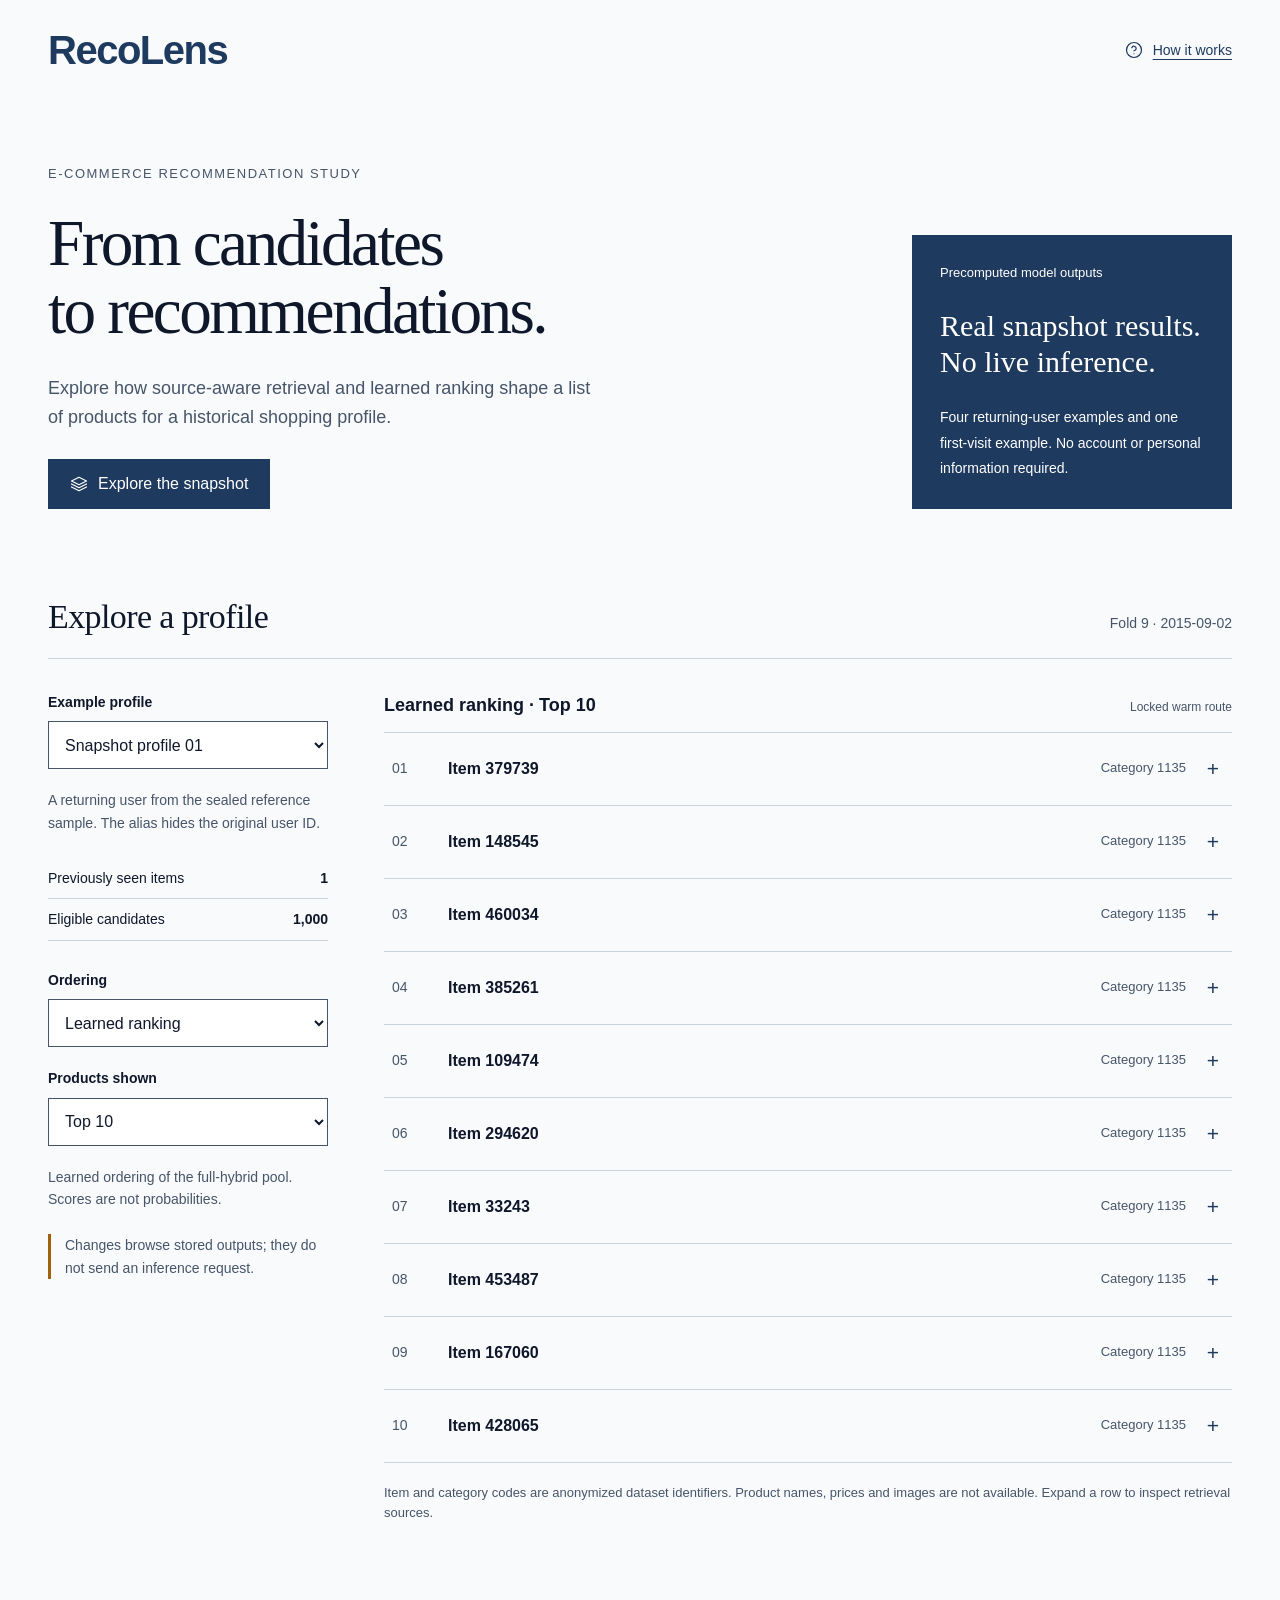
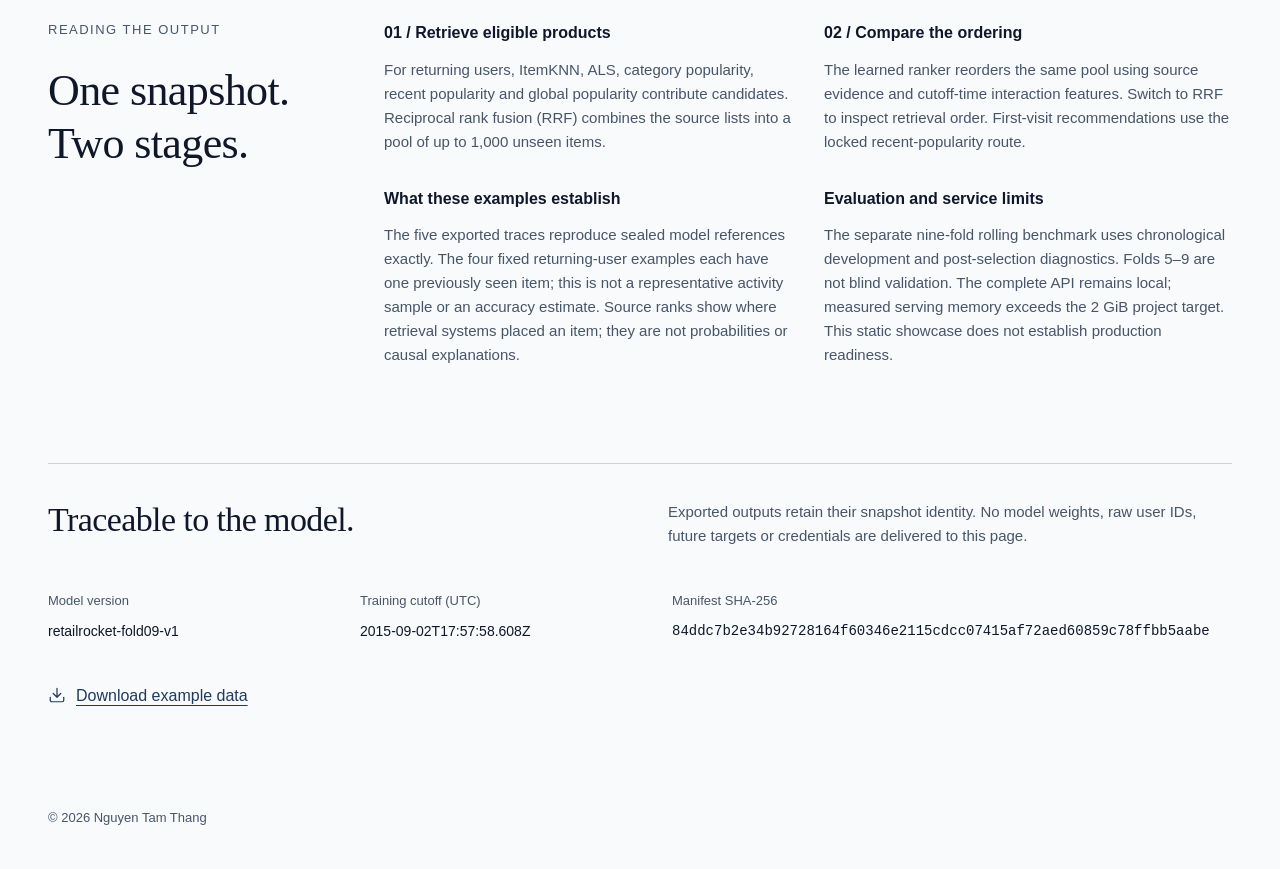
<file: demo/index.html>
<!doctype html>
<html lang="en">
<head>
  <meta charset="utf-8">
  <meta name="viewport" content="width=device-width, initial-scale=1">
  <meta name="description" content="RecoLens explores verified Retailrocket recommendation outputs, candidate sources and learned ranking on a historical model snapshot.">
  <meta name="referrer" content="no-referrer">
  <meta http-equiv="Content-Security-Policy" content="default-src 'none'; script-src 'self'; style-src 'self'; connect-src 'self'; img-src 'self'; base-uri 'none'; form-action 'none'">
  <title>RecoLens — Recommendation explorer</title>
  <link rel="icon" href="favicon.svg" type="image/svg+xml">
  <link rel="stylesheet" href="styles.css">
  <script src="app.js" type="module"></script>
</head>
<body>
  <!--
  Inline icons adapted from Lucide (https://lucide.dev).
  ISC License
  Copyright (c) 2026 Lucide Icons and Contributors
  Permission to use, copy, modify, and/or distribute this software for any
  purpose with or without fee is hereby granted, provided that the above
  copyright notice and this permission notice appear in all copies.
  THE SOFTWARE IS PROVIDED "AS IS" AND THE AUTHOR DISCLAIMS ALL WARRANTIES
  WITH REGARD TO THIS SOFTWARE INCLUDING ALL IMPLIED WARRANTIES OF
  MERCHANTABILITY AND FITNESS. IN NO EVENT SHALL THE AUTHOR BE LIABLE FOR
  ANY SPECIAL, DIRECT, INDIRECT, OR CONSEQUENTIAL DAMAGES OR ANY DAMAGES
  WHATSOEVER RESULTING FROM LOSS OF USE, DATA OR PROFITS, WHETHER IN AN
  ACTION OF CONTRACT, NEGLIGENCE OR OTHER TORTIOUS ACTION, ARISING OUT OF
  OR IN CONNECTION WITH THE USE OR PERFORMANCE OF THIS SOFTWARE.

  Download and help icons derive from Feather; MIT License:
  Copyright (c) 2013-present Cole Bemis
  Permission is hereby granted, free of charge, to any person obtaining a copy
  of this software and associated documentation files (the "Software"), to deal
  in the Software without restriction, including without limitation the rights
  to use, copy, modify, merge, publish, distribute, sublicense, and/or sell
  copies of the Software, and to permit persons to whom the Software is
  furnished to do so, subject to the following conditions:
  The above copyright notice and this permission notice shall be included in all
  copies or substantial portions of the Software.
  THE SOFTWARE IS PROVIDED "AS IS", WITHOUT WARRANTY OF ANY KIND, EXPRESS OR
  IMPLIED, INCLUDING BUT NOT LIMITED TO THE WARRANTIES OF MERCHANTABILITY,
  FITNESS FOR A PARTICULAR PURPOSE AND NONINFRINGEMENT. IN NO EVENT SHALL THE
  AUTHORS OR COPYRIGHT HOLDERS BE LIABLE FOR ANY CLAIM, DAMAGES OR OTHER
  LIABILITY, WHETHER IN AN ACTION OF CONTRACT, TORT OR OTHERWISE, ARISING FROM,
  OUT OF OR IN CONNECTION WITH THE SOFTWARE OR THE USE OR OTHER DEALINGS IN THE
  SOFTWARE.
  -->
  <a class="skip" href="#explorer">Skip to explorer</a>
  <header class="masthead wrap">
    <a class="wordmark" href="./" aria-label="RecoLens home">RecoLens</a>
    <a class="icon-link" href="#method"><svg class="icon" viewBox="0 0 24 24" aria-hidden="true" focusable="false"><circle cx="12" cy="12" r="10"/><path d="M9.09 9a3 3 0 0 1 5.83 1c0 2-3 3-3 3M12 17h.01"/></svg>How it works</a>
  </header>
  <main>
    <section class="intro wrap" aria-labelledby="title">
      <div>
        <p class="eyebrow">E-commerce recommendation study</p>
        <h1 id="title">From candidates<br>to recommendations.</h1>
        <p class="lede">Explore how source-aware retrieval and learned ranking shape a list of products for a historical shopping profile.</p>
        <a class="primary" href="#explorer"><svg class="icon" viewBox="0 0 24 24" aria-hidden="true" focusable="false"><path d="m12 3 10 5-10 5L2 8Z"/><path d="m2 12 10 5 10-5M2 16l10 5 10-5"/></svg>Explore the snapshot</a>
      </div>
      <aside class="snapshot-note" aria-label="Demo scope">
        <span class="note-label">Precomputed model outputs</span>
        <p>Real snapshot results.<br>No live inference.</p>
        <span>Four returning-user examples and one first-visit example. No account or personal information required.</span>
      </aside>
    </section>

    <section id="explorer" class="explorer wrap" aria-labelledby="explorer-title">
      <div class="section-heading"><h2 id="explorer-title">Explore a profile</h2><span id="snapshot-date">Historical snapshot</span></div>
      <noscript><p class="notice">JavaScript is needed to switch examples. These are precomputed historical outputs, not a live API. Read the methodology below or download the <a href="data/showcase_v1.json">verified example data</a>.</p></noscript>
      <p id="load-status" class="notice" role="status">Loading verified example data…</p>
      <div id="workspace" class="workspace" hidden>
        <aside class="controls">
          <label for="profile">Example profile</label>
          <select id="profile"></select>
          <p id="profile-summary" class="muted"></p>
          <dl class="profile-stats">
            <div><dt>Previously seen items</dt><dd id="history-count"></dd></div>
            <div><dt>Eligible candidates</dt><dd id="pool-count"></dd></div>
          </dl>
          <label for="ordering">Ordering</label>
          <select id="ordering"></select>
          <label for="limit">Products shown</label>
          <select id="limit"><option value="5">Top 5</option><option value="10" selected>Top 10</option><option value="20">Top 20</option></select>
          <p id="order-description" class="muted"></p>
          <p class="scope">Changes browse stored outputs; they do not send an inference request.</p>
        </aside>
        <div class="results">
          <div class="results-heading"><h3 id="results-title">Recommendations</h3><span id="route"></span></div>
          <p id="result-status" class="sr-only" role="status" aria-atomic="true"></p>
          <ol id="products" class="products" aria-label="Ordered product recommendations"></ol>
          <p class="result-footnote">Item and category codes are anonymized dataset identifiers. Product names, prices and images are not available. Expand a row to inspect retrieval sources.</p>
        </div>
      </div>
    </section>

    <section id="method" class="method wrap" aria-labelledby="method-title">
      <div><p class="eyebrow">Reading the output</p><h2 id="method-title">One snapshot.<br>Two stages.</h2></div>
      <div class="method-copy">
        <article><h3>01 / Retrieve eligible products</h3><p>For returning users, ItemKNN, ALS, category popularity, recent popularity and global popularity contribute candidates. Reciprocal rank fusion (RRF) combines the source lists into a pool of up to 1,000 unseen items.</p></article>
        <article><h3>02 / Compare the ordering</h3><p>The learned ranker reorders the same pool using source evidence and cutoff-time interaction features. Switch to RRF to inspect retrieval order. First-visit recommendations use the locked recent-popularity route.</p></article>
        <article><h3>What these examples establish</h3><p>The five exported traces reproduce sealed model references exactly. The four fixed returning-user examples each have one previously seen item; this is not a representative activity sample or an accuracy estimate. Source ranks show where retrieval systems placed an item; they are not probabilities or causal explanations.</p></article>
        <article><h3>Evaluation and service limits</h3><p>The separate nine-fold rolling benchmark uses chronological development and post-selection diagnostics. Folds 5–9 are not blind validation. The complete API remains local; measured serving memory exceeds the 2 GiB project target. This static showcase does not establish production readiness.</p></article>
      </div>
    </section>
    <section class="lineage wrap" aria-labelledby="lineage-title">
      <div><h2 id="lineage-title">Traceable to the model.</h2><p>Exported outputs retain their snapshot identity. No model weights, raw user IDs, future targets or credentials are delivered to this page.</p></div>
      <dl><div><dt>Model version</dt><dd id="model-version">See example data</dd></div><div><dt>Training cutoff (UTC)</dt><dd id="cutoff">See example data</dd></div><div><dt>Manifest SHA-256</dt><dd id="manifest" class="hash">See example data</dd></div></dl>
      <a class="icon-link" href="data/showcase_v1.json" download><svg class="icon" viewBox="0 0 24 24" aria-hidden="true" focusable="false"><path d="M21 15v4a2 2 0 0 1-2 2H5a2 2 0 0 1-2-2v-4M7 10l5 5 5-5M12 15V3"/></svg>Download example data</a>
    </section>
  </main>
  <footer class="wrap"><span>© 2026 Nguyen Tam Thang</span></footer>
</body>
</html>
</file>
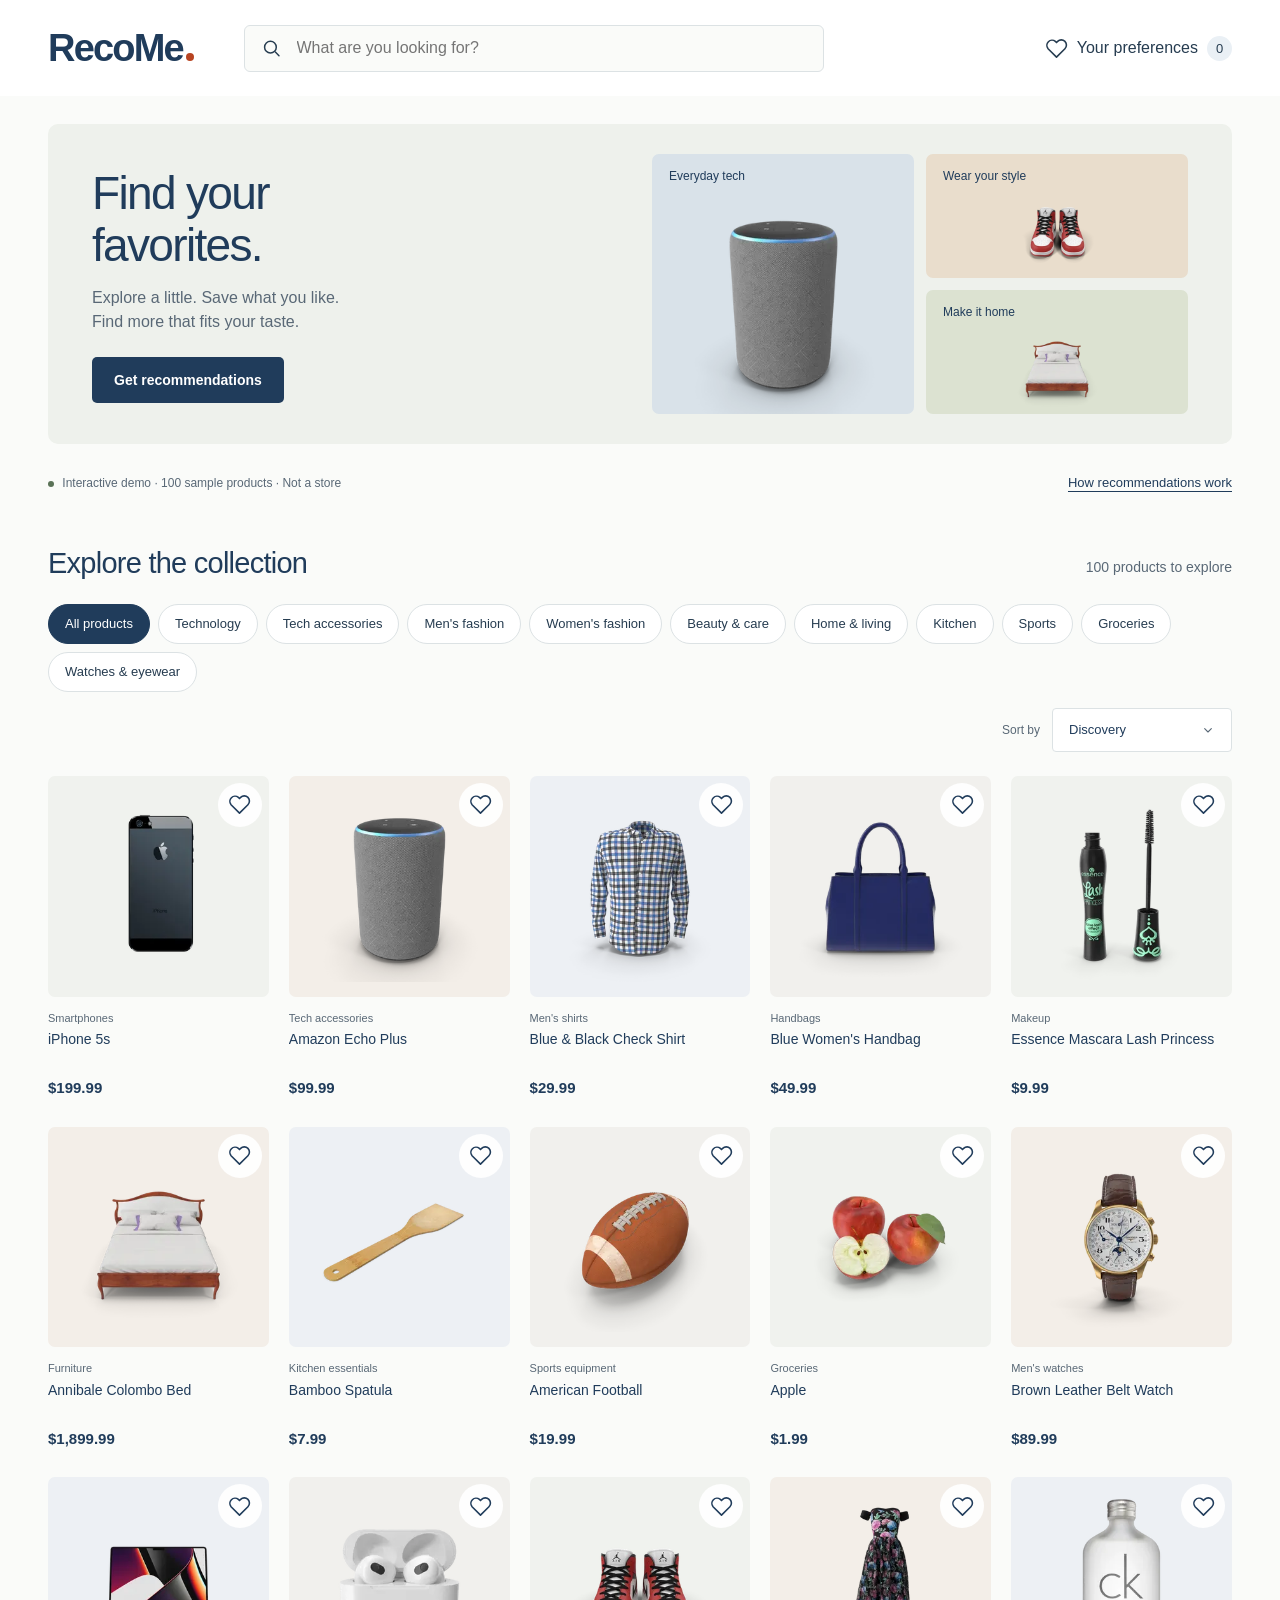
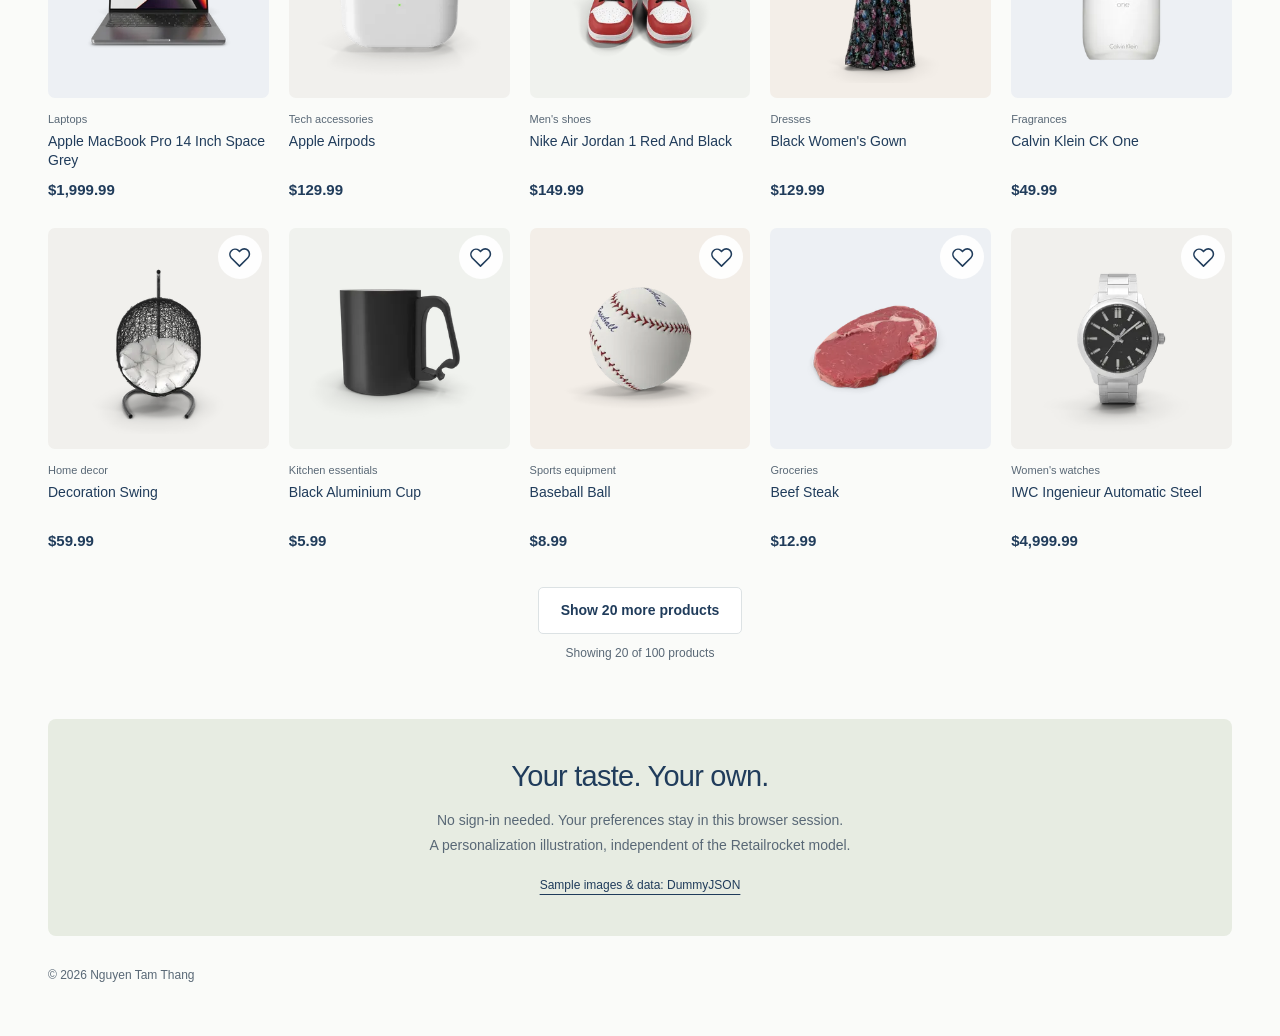
<file: shop-demo/index.html>
<!doctype html>
<html lang="en">
<head>
  <meta charset="utf-8">
  <meta name="viewport" content="width=device-width, initial-scale=1">
  <meta name="description" content="Discover your taste with RecoMe: explore 100 sample products, save favorites, rate items and get personalized suggestions in your browser.">
  <meta name="referrer" content="no-referrer">
  <meta http-equiv="Content-Security-Policy" content="default-src 'self'; script-src 'self'; style-src 'self'; img-src 'self'; connect-src 'self'; base-uri 'none'; form-action 'none'; object-src 'none'">
  <title>RecoMe — Discover your next favorite</title>
  <link rel="icon" href="favicon.svg" type="image/svg+xml">
  <link rel="stylesheet" href="styles.css?v=ff1b333755">
  <script type="module" src="app.mjs"></script>
</head>
<body>
  <a class="skip-link" href="#catalog">Skip to products</a>
  <header class="site-header">
    <div class="header-inner">
      <a class="brand" href="#" aria-label="RecoMe, back to top">RecoMe<span class="brand-dot" aria-hidden="true"></span></a>
      <form class="search-form" role="search">
        <label class="sr-only" for="search">Search products, brands or categories</label>
        <svg aria-hidden="true" viewBox="0 0 24 24"><circle cx="10.5" cy="10.5" r="6.5"/><path d="m16 16 4 4"/></svg>
        <input id="search" type="search" placeholder="What are you looking for?" autocomplete="off" maxlength="100">
        <button type="button" id="clear-search" aria-label="Clear search" hidden>×</button>
      </form>
      <button class="preferences-button" id="preferences-button" type="button">
        <svg aria-hidden="true" viewBox="0 0 24 24"><path d="M20.8 4.6a5.4 5.4 0 0 0-7.6 0L12 5.8l-1.2-1.2a5.4 5.4 0 0 0-7.6 7.6L12 21l8.8-8.8a5.4 5.4 0 0 0 0-7.6Z"/></svg>
        <span>Your preferences</span><span id="preference-count" class="count">0</span>
      </button>
    </div>
  </header>

  <main>
    <section class="hero wrap" aria-labelledby="hero-title">
      <div class="hero-copy">
        
        <h1 id="hero-title">Find your<br>favorites.</h1>
        <p>Explore a little. Save what you like.<br>Find more that fits your taste.</p>
        <button class="button primary" id="hero-recommend" type="button">Get recommendations</button>
      </div>
      <div class="hero-collection" aria-label="A selection from the catalog">
        <button class="hero-tile tile-one" type="button" data-collection="accessories" aria-label="Explore tech accessories" disabled><span>Everyday tech</span><img id="hero-tech" alt="" width="260" height="260"></button>
        <button class="hero-tile tile-two" type="button" data-collection="men" aria-label="Explore men's fashion" disabled><span>Wear your style</span><img id="hero-fashion" alt="" width="240" height="240"></button>
        <button class="hero-tile tile-three" type="button" data-collection="home" aria-label="Explore home and living" disabled><span>Make it home</span><img id="hero-home" alt="" width="240" height="240"></button>
      </div>
    </section>

    <div class="intro-line wrap">
      <span><span class="demo-dot" aria-hidden="true"></span> Interactive demo · 100 sample products · Not a store</span>
      <button class="text-button" id="how-button" type="button">How recommendations work</button>
    </div>

    <section class="recommendation-section wrap" id="recommendations" aria-labelledby="recommendation-title" hidden>
      <div class="section-heading">
        <div><h2 id="recommendation-title" tabindex="-1">More to your taste.</h2><p id="recommendation-description"></p></div>
        <button class="button secondary" id="refresh-recommend" type="button">Refresh recommendations</button>
      </div>
      <p id="stale-notice" class="notice" hidden>Your preferences have changed. Select “Refresh recommendations” to update your results.</p>
      <div class="product-grid recommendation-grid" id="recommendation-grid"></div>
      <p class="empty-state" id="recommendation-empty" hidden>You have explored the entire catalog. Clear your preferences to start again.</p>
    </section>

    <section class="catalog-section wrap" id="catalog" aria-labelledby="catalog-title">
      <div class="section-heading catalog-heading">
        <div><h2 id="catalog-title" tabindex="-1">Explore the collection</h2></div>
        <p class="catalog-count" id="catalog-count">Loading the catalog…</p>
      </div>
      <div class="catalog-toolbar">
        <div class="category-list" id="categories" role="group" aria-label="Filter by category"></div>
        <div class="sort-label">
          <label for="sort">Sort by</label>
          <span class="sort-control">
            <select id="sort"><option value="discovery">Discovery</option><option value="price-asc">Price: low to high</option><option value="price-desc">Price: high to low</option><option value="liked">Saved</option></select>
            <svg aria-hidden="true" viewBox="0 0 24 24"><path d="m7 10 5 5 5-5"/></svg>
          </span>
        </div>
      </div>
      <div class="product-grid" id="product-grid" aria-busy="true"></div>
      <div class="empty-state" id="catalog-empty" hidden><h3>No products found</h3><p>Try another search or clear your filters to explore more.</p><button class="button secondary" id="clear-filters" type="button">Clear filters</button></div>
      <div class="load-more"><button class="button secondary" id="load-more" type="button" hidden>Show 20 more products</button><p id="visible-count"></p></div>
      <p id="load-error" class="notice error" role="alert" hidden>We could not load the catalog. Please reload the page to try again.</p>
    </section>

    <section class="closing-note wrap"><h2>Your taste. Your own.</h2><p>No sign-in needed. Your preferences stay in this browser session.<br>A personalization illustration, independent of the Retailrocket model.</p><a href="THIRD_PARTY_NOTICES.txt" target="_blank" rel="noopener">Sample images & data: DummyJSON</a></section>
  </main>

  <footer class="wrap"><span>© 2026 Nguyen Tam Thang</span></footer>

  <dialog id="product-dialog" aria-labelledby="product-title"><button class="close-button" id="close-product" aria-label="Close product details" type="button">×</button><div id="product-detail"></div></dialog>
  <dialog id="preferences-dialog" aria-labelledby="preferences-title"><button class="close-button" id="close-preferences" aria-label="Close preferences" type="button">×</button><div class="dialog-copy"><h2 id="preferences-title">Your preferences</h2><p id="preferences-summary"></p><div id="preference-list"></div><p class="privacy-note" id="storage-notice">Stored only in this tab session. Your activity is not sent to a server.</p><div class="dialog-actions"><button class="button secondary" id="reset-preferences" type="button">Clear all preferences</button><button class="button primary" id="preferences-recommend" type="button">Get recommendations</button></div></div></dialog>
  <dialog id="how-dialog" aria-labelledby="how-title"><button class="close-button" id="close-how" aria-label="Close explanation" type="button">×</button><div class="dialog-copy"><h2 id="how-title">From your taste to your next find.</h2><ol class="how-steps"><li><strong>Explore and choose</strong><p>Opening a product adds a light signal. Saving it or rating it 4–5 stars shows interest; 1–2 stars signals a poor fit.</p></li><li><strong>Find common ground</strong><p>Suggestions use categories, related groups, content tags and price range. Likes carry more weight than views. Three stars is neutral.</p></li><li><strong>Discover 12 new picks</strong><p>Products you have viewed, saved or rated are excluded. Each group gets up to six places when alternatives are available.</p></li></ol><p class="privacy-note">Runs entirely in your browser with a sample catalog. It does not use the Retailrocket model, other shoppers’ data or benchmark accuracy. Without preference signals, results are discovery picks, not personalized recommendations. USD prices are illustrative, not offers.</p><button class="button primary" id="understood" type="button">Start exploring</button></div></dialog>
  <div id="toast" class="toast" role="status" aria-live="polite"></div>
  <noscript><p class="wrap notice">Enable JavaScript to browse the catalog and try interactive recommendations. No sign-in is required.</p></noscript>
</body>
</html>
</file>
<file: demo/styles.css>
:root {
  color-scheme: light;
  --paper: #f8fafc;
  --surface: #ffffff;
  --ink: #0f172a;
  --navy: #1e3a5f;
  --muted: #475569;
  --line: #cbd5e1;
  --tint: #e9eef5;
  --accent: #a16207;
  --serif: Georgia, 'Times New Roman', serif;
  --sans: 'Segoe UI', Arial, sans-serif;
}
* { box-sizing: border-box; }
html { scroll-behavior: smooth; }
body { margin: 0; background: var(--paper); color: var(--ink); font: 16px/1.6 var(--sans); }
[hidden] { display: none !important; }
a { color: var(--navy); text-underline-offset: 4px; }
a:hover { text-decoration-thickness: 2px; }
.icon-link { display: inline-flex; align-items: center; gap: 10px; }
.icon { width: 18px; height: 18px; flex: none; fill: none; stroke: currentColor; stroke-width: 1.65; stroke-linecap: round; stroke-linejoin: round; }
:focus-visible { outline: 3px solid var(--accent); outline-offset: 5px; }
.wrap { width: min(1200px, calc(100% - 96px)); margin-inline: auto; }
.masthead { display: flex; align-items: center; justify-content: space-between; min-height: 100px; gap: 24px; }
.wordmark { color: var(--navy); font-weight: 600; font-size: 40px; line-height: 1; letter-spacing: -1.5px; text-decoration: none; }
.masthead > a:last-child { font-size: 14px; padding-block: 12px; }
.intro { display: grid; grid-template-columns: 1fr 320px; align-items: end; gap: 72px; padding-block: 64px 88px; }
.eyebrow { color: var(--muted); font-size: 13px; letter-spacing: 1.5px; text-transform: uppercase; margin: 0 0 24px; }
h1, h2, h3, p { margin-top: 0; }
h1 { font: 500 clamp(44px, 5.1vw, 70px)/1.05 var(--serif); letter-spacing: -2.6px; margin-bottom: 28px; }
.lede { max-width: 550px; font-size: 18px; color: var(--muted); margin-bottom: 28px; }
.primary { display: inline-flex; align-items: center; justify-content: center; min-height: 48px; gap: 10px; padding: 12px 22px; background: var(--navy); color: var(--surface); text-decoration: none; }
.primary:hover { background: var(--ink); }
.snapshot-note { padding: 28px; color: var(--surface); background: var(--navy); }
.note-label { display: block; font-size: 13px; margin-bottom: 24px; }
.snapshot-note p { font: 30px/1.2 var(--serif); margin-bottom: 24px; }
.snapshot-note > span:last-child { font-size: 14px; line-height: 1.6; }
.section-heading { display: flex; justify-content: space-between; align-items: baseline; gap: 16px; border-bottom: 1px solid var(--line); padding-bottom: 20px; }
h2 { font: 34px/1.2 var(--serif); margin-bottom: 0; letter-spacing: -0.6px; }
.section-heading > span { color: var(--muted); font-size: 14px; }
.workspace { display: grid; grid-template-columns: 280px 1fr; gap: 56px; padding-top: 32px; }
.controls label { display: block; font-weight: 600; font-size: 14px; margin-bottom: 8px; }
select { width: 100%; min-height: 48px; padding: 10px 36px 10px 12px; border: 1px solid var(--muted); background: var(--surface); color: var(--ink); font: inherit; border-radius: 0; cursor: pointer; margin-bottom: 20px; }
.muted, .scope { color: var(--muted); font-size: 14px; }
.profile-stats { margin: 24px 0 28px; }
.profile-stats div { display: flex; justify-content: space-between; gap: 16px; padding-block: 9px; border-bottom: 1px solid var(--line); font-size: 14px; }
dd { margin: 0; }
.profile-stats dd { font-weight: 600; font-variant-numeric: tabular-nums; }
.scope { border-left: 3px solid var(--accent); padding-left: 14px; margin-top: 24px; }
.results-heading { display: flex; justify-content: space-between; align-items: baseline; gap: 16px; margin-bottom: 12px; }
.results-heading h3 { font-size: 18px; font-weight: 600; margin: 0; }
.results-heading > span { font-size: 12px; color: var(--muted); }
.products { list-style: none; margin: 0; padding: 0; counter-reset: product; }
.products > li { border-top: 1px solid var(--line); }
.products > li:last-child { border-bottom: 1px solid var(--line); }
.products summary { display: grid; grid-template-columns: 40px 1fr auto 22px; gap: 16px; align-items: center; min-height: 72px; cursor: pointer; padding: 14px 8px; list-style: none; }
.products summary::-webkit-details-marker { display: none; }
.products summary:hover { background: var(--tint); }
.rank { font-size: 14px; color: var(--muted); font-variant-numeric: tabular-nums; }
.item-title { font-weight: 600; }
.category { font-size: 13px; color: var(--muted); }
.expand { color: var(--navy); font-size: 21px; text-align: center; }
details[open] .expand { transform: rotate(45deg); }
.evidence { margin: 0 8px 20px 64px; padding: 16px; background: var(--tint); font-size: 14px; }
.evidence p { margin-bottom: 10px; }
.evidence ul { margin: 0; padding-left: 20px; }
.result-footnote { color: var(--muted); font-size: 13px; margin-block: 20px 0; }
.method { display: grid; grid-template-columns: 280px 1fr; gap: 56px; padding-block: 96px; }
.method h2 { font-size: 44px; }
.method-copy { display: grid; grid-template-columns: 1fr 1fr; gap: 32px; }
.method-copy h3 { font-size: 16px; margin-bottom: 12px; }
.method-copy p { font-size: 15px; color: var(--muted); margin-bottom: 0; }
.lineage { border-top: 1px solid var(--line); padding-top: 36px; }
.lineage > div { display: grid; grid-template-columns: 1fr 1fr; gap: 56px; }
.lineage p { color: var(--muted); font-size: 15px; }
.lineage dl { display: grid; grid-template-columns: 1fr 1fr 2fr; gap: 32px; margin-block: 28px; }
.lineage dt { color: var(--muted); font-size: 13px; margin-bottom: 8px; }
.lineage dd { font-size: 14px; }
.hash { overflow-wrap: anywhere; font-family: monospace; }
.lineage > a { display: inline-flex; padding-block: 12px; }
footer { display: flex; justify-content: space-between; gap: 24px; color: var(--muted); font-size: 13px; padding-block: 40px; margin-top: 48px !important; }
.notice { padding: 20px; background: var(--tint); margin-top: 24px; }
.skip { position: absolute; left: 16px; top: -100px; background: var(--surface); padding: 12px; z-index: 1; }
.skip:focus { top: 16px; }
.sr-only { position: absolute; width: 1px; height: 1px; padding: 0; margin: -1px; overflow: hidden; clip-path: inset(50%); white-space: nowrap; border: 0; }
@media (max-width: 960px) {
  .wrap { width: calc(100% - 48px); }
  .intro { grid-template-columns: 1fr 260px; gap: 32px; }
  .workspace, .method { grid-template-columns: 230px 1fr; gap: 32px; }
  .method-copy { grid-template-columns: 1fr; }
  .products summary { grid-template-columns: 28px 1fr 22px; gap: 10px; }
  .category { grid-column: 2; }
  .expand { grid-column: 3; grid-row: 1 / 3; }
  .rank { grid-row: 1 / 3; }
}
@media (max-width: 640px) {
  .wrap { width: calc(100% - 40px); }
  .masthead { min-height: 80px; gap: 12px; }
  .wordmark { font-size: 32px; }
  .intro { grid-template-columns: 1fr; padding-block: 36px 48px; gap: 32px; }
  h1 { font-size: clamp(35px, 8.8vw, 48px); letter-spacing: -1.4px; }
  .lede { font-size: 16px; }
  .snapshot-note { padding: 24px; }
  .snapshot-note p { font-size: 28px; }
  .section-heading { display: block; }
  .section-heading h2 { margin-bottom: 12px; }
  .workspace, .method, .lineage > div, .lineage dl { grid-template-columns: 1fr; gap: 28px; }
  .controls { display: grid; grid-template-columns: 1fr 1fr; gap: 0 16px; }
  .controls label, .controls select, .controls p, .controls dl { grid-column: 1 / -1; }
  .profile-stats { margin-block: 0 24px; }
  .scope { margin-top: 4px; }
  .method { padding-block: 56px; }
  .method h2 { font-size: 36px; }
  .lineage dl { gap: 20px; }
  .results-heading { display: block; }
  .results-heading > span { display: block; margin-top: 8px; }
  .evidence { margin-left: 8px; }
  footer { display: block; }
  footer span { display: block; margin-bottom: 8px; }
}
@media (prefers-reduced-motion: reduce) { html { scroll-behavior: auto; } }
</file>
<file: shop-demo/styles.css>
:root {
  color-scheme: light;
  --ink: #203c5b;
  --text: #263c50;
  --muted: #596876;
  --ground: #fafbf9;
  --paper: #fff;
  --line: #dce2e4;
  --accent: #b84421;
  --accent-pale: #f9ece5;
  --blue-pale: #eaf0f5;
  --sage: #e7ece2;
  --shadow: 0 20px 70px #203c5b24;
  font-family: "Segoe UI", Arial, sans-serif;
  font-synthesis: none;
  color: var(--text);
  background: var(--ground);
}
* { box-sizing: border-box; }
body { margin: 0; font-size: 16px; line-height: 1.5; }
button, input, select { font: inherit; }
button, select, a { -webkit-tap-highlight-color: transparent; }
button, select { cursor: pointer; }
button { color: inherit; }
a { color: var(--ink); text-underline-offset: 5px; }
button { border: 0; }
button:disabled { opacity: .55; cursor: wait; }
:focus-visible { outline: 3px solid var(--accent); outline-offset: 4px; }
svg { width: 23px; height: 23px; fill: none; stroke: currentColor; stroke-width: 1.65; stroke-linecap: round; stroke-linejoin: round; }
[hidden] { display: none !important; }
.wrap { width: min(1320px, calc(100% - 96px)); margin-inline: auto; }
.sr-only { position: absolute; width: 1px; height: 1px; padding: 0; margin: -1px; clip-path: inset(50%); overflow: hidden; white-space: nowrap; }
.skip-link { position: fixed; left: 20px; top: -80px; background: var(--paper); z-index: 20; padding: 12px; }
.skip-link:focus { top: 10px; }
.site-header { position: sticky; top: 0; background: var(--paper); z-index: 5; }
.header-inner { width: min(1320px, calc(100% - 96px)); margin: auto; min-height: 96px; display: flex; align-items: center; gap: 50px; }
.brand { display: inline-flex; align-items: baseline; color: var(--ink); text-decoration: none; font-size: 38px; font-weight: 600; letter-spacing: -1.8px; flex-shrink: 0; }
.brand-dot { width: 8px; height: 8px; border-radius: 50%; margin-left: 3px; background: var(--accent); }
.search-form { display: flex; align-items: center; gap: 12px; flex: 1; padding: 0 16px; height: 47px; border: 1px solid var(--line); border-radius: 6px; max-width: 580px; background: var(--ground); }
.search-form input { min-width: 0; width: 100%; background: transparent; border: 0; outline: 0; color: var(--ink); }
.search-form:focus-within { border-color: var(--ink); outline: 2px solid var(--blue-pale); }
.search-form input::-webkit-search-cancel-button { -webkit-appearance: none; }
#clear-search { background: transparent; font-size: 25px; min-width: 40px; min-height: 44px; }
.preferences-button { display: flex; align-items: center; justify-content: center; gap: 9px; background: transparent; padding: 10px 0 10px 10px; margin-left: auto; min-height: 46px; white-space: nowrap; font-weight: 500; }
.count { font-size: 13px; background: var(--blue-pale); min-width: 25px; height: 25px; line-height: 25px; border-radius: 50%; text-align: center; }
.hero { min-height: 320px; display: grid; grid-template-columns: 1fr 1fr; margin-top: 28px; gap: 24px; padding: 30px 44px; background: #eef1ec; border-radius: 10px; overflow: hidden; }
h1, h2, h3, p { overflow-wrap: anywhere; }
h1 { color: var(--ink); font-size: clamp(38px, 3.6vw, 54px); line-height: 1.12; font-weight: 500; letter-spacing: -1.7px; margin: 14px 0 15px; }
.hero-copy > p:not(.eyebrow) { color: var(--muted); margin: 0 0 23px; font-size: 16px; }
.button { display: inline-flex; align-items: center; justify-content: center; min-height: 46px; padding: 12px 22px; font-weight: 600; font-size: 14px; border-radius: 5px; transition: background 160ms, color 160ms, box-shadow 160ms; }
.primary { background: var(--ink); color: var(--paper); }
.primary:hover { background: #142c44; }
.secondary { background: var(--paper); border: 1px solid var(--line); color: var(--ink); }
.secondary:hover { border-color: var(--ink); background: var(--blue-pale); }
.hero-collection { display: grid; grid-template-columns: 1fr 1fr; grid-template-rows: 1fr 1fr; gap: 12px; max-height: 260px; align-self: center; }
.hero-tile { min-height: 0; min-width: 0; padding: 0; border-radius: 7px; position: relative; overflow: hidden; text-align: left; color: var(--ink); box-shadow: 0 0 0 #203c5b00; transition: transform 500ms cubic-bezier(.25, .1, .25, 1), box-shadow 500ms cubic-bezier(.25, .1, .25, 1); }
.hero-tile span { position: absolute; left: 17px; top: 13px; font-size: 12px; font-weight: 500; z-index: 1; }
.hero-tile img { width: 100%; height: 100%; display: block; object-fit: contain; }
.hero-tile:focus-visible { transition: none; }
.hero-tile:active:not(:disabled):not(:focus-visible) { transform: translateY(-1px) scale(.99); box-shadow: 0 4px 12px #203c5b14; transition-duration: 120ms; }
@media (hover: hover) and (pointer: fine) {
  .hero-tile:hover:not(:disabled):not(:active):not(:focus-visible) { transform: translateY(-4px) scale(1.015); box-shadow: 0 12px 24px #203c5b1c; z-index: 2; }
}
.tile-one { grid-row: 1 / 3; background: #d9e2e9; }
.tile-one img { padding: 35px 3px 0; }
.tile-two { background: #e9ddcc; }
.tile-two img { padding: 24px 8px 1px; }
.tile-three { background: #dce2d1; }
.tile-three img { padding: 26px 4px 0; }
.intro-line { display: flex; align-items: center; justify-content: space-between; gap: 20px; padding-block: 17px; font-size: 12px; color: var(--muted); }
.demo-dot { background: #5a7257; width: 6px; height: 6px; border-radius: 50%; display: inline-block; margin-right: 5px; vertical-align: middle; }
.text-button { background: transparent; min-height: 44px; padding: 8px 0 8px 10px; color: var(--ink); font-size: 13px; text-decoration: underline; text-underline-offset: 4px; }
.section-heading { display: flex; justify-content: space-between; align-items: center; gap: 20px; margin-bottom: 23px; }
h2 { font-size: 29px; color: var(--ink); font-weight: 500; line-height: 1.2; letter-spacing: -.75px; margin: 0; }
.section-heading p { font-size: 14px; color: var(--muted); margin: 9px 0 0; }
.catalog-section { padding-top: 24px; scroll-margin-top: 110px; }
.catalog-count { flex-shrink: 0; }
.catalog-toolbar { margin-bottom: 24px; }
.category-list { display: flex; flex-wrap: wrap; gap: 8px; }
.category-chip { min-height: 40px; padding: 9px 16px; border: 1px solid var(--line); border-radius: 30px; background: var(--paper); font-size: 13px; white-space: nowrap; transition: background 140ms; }
.category-chip[aria-pressed="true"] { color: var(--paper); border-color: var(--ink); background: var(--ink); }
.category-chip:hover:not([aria-pressed="true"]) { background: var(--blue-pale); }
.sort-label { display: flex; align-items: center; justify-content: flex-end; gap: 12px; color: var(--muted); font-size: 12px; margin-top: 16px; }
.sort-control { position: relative; display: inline-flex; }
.sort-label select { appearance: none; font-size: 13px; line-height: 20px; min-height: 44px; min-width: 180px; padding: 11px 44px 11px 16px; color: var(--ink); background: var(--paper); border: 1px solid var(--line); border-radius: 4px; }
.sort-control svg { position: absolute; width: 16px; height: 16px; right: 16px; top: 50%; transform: translateY(-50%); pointer-events: none; }
.product-grid { display: grid; grid-template-columns: repeat(5, minmax(0, 1fr)); gap: 27px 20px; }
.product-card { position: relative; min-width: 0; }
.product-open { padding: 0; width: 100%; text-align: left; background: transparent; display: block; }
.product-visual { background: #f0f2ee; border-radius: 7px; aspect-ratio: 1; display: block; overflow: hidden; }
.product-visual img { display: block; object-fit: contain; width: 100%; height: 100%; padding: 15px; transition: transform 220ms ease; }
.product-open:hover img { transform: scale(1.055); }
.product-card:nth-child(4n + 2) .product-visual { background: #f3eee8; }
.product-card:nth-child(4n + 3) .product-visual { background: #edf0f4; }
.product-card:nth-child(4n + 4) .product-visual { background: #f1f0ed; }
.product-category { display: block; color: var(--muted); font-size: 11px; margin: 13px 0 4px; }
.product-name { font-size: 14px; line-height: 1.4; color: var(--ink); font-weight: 500; margin: 0; min-height: 40px; display: -webkit-box; -webkit-line-clamp: 2; -webkit-box-orient: vertical; overflow: hidden; }
.product-price { display: block; font-size: 15px; font-weight: 600; color: var(--ink); margin-top: 7px; }
.like-button { position: absolute; right: 7px; top: 7px; border-radius: 50%; width: 44px; height: 44px; display: grid; place-items: center; background: #ffffffed; color: var(--ink); transition: background 140ms, color 140ms; }
.like-button:hover { background: var(--accent-pale); }
.like-button[aria-pressed="true"] { color: var(--accent); background: var(--accent-pale); }
.like-button[aria-pressed="true"] svg { fill: var(--accent); }
.rating-label { display: inline-flex; align-items: center; gap: 4px; margin-top: 5px; font-size: 11px; color: var(--accent); }
.rating-label svg { width: 13px; height: 13px; fill: currentColor; }
.product-reason { display: -webkit-box; -webkit-line-clamp: 2; -webkit-box-orient: vertical; overflow: hidden; font-size: 12px; line-height: 1.45; color: #556c51; margin: 9px 0 0; }
.load-more { text-align: center; padding-block: 35px 10px; }
.load-more p { color: var(--muted); font-size: 12px; margin-top: 10px; }
.empty-state { text-align: center; padding: 50px 16px; color: var(--muted); }
.empty-state h3 { font-weight: 500; color: var(--ink); }
.recommendation-section { background: var(--blue-pale); padding: 30px; border-radius: 8px; margin-top: 15px; margin-bottom: 30px; scroll-margin-top: 112px; }
.recommendation-grid { grid-template-columns: repeat(4, minmax(0, 1fr)); }
.recommendation-grid .product-visual { background: #fff; }
.notice { padding: 14px 16px; background: #fff4db; border-radius: 5px; font-size: 14px; color: #5f4b1b; }
.error { color: #9c2929; background: #fff0ef; }
.closing-note { text-align: center; background: var(--sage); padding: 40px 20px; border-radius: 8px; margin-top: 35px; }
.closing-note p { font-size: 14px; color: var(--muted); line-height: 1.8; margin: 14px 0; }
.closing-note a { font-size: 12px; }
footer { min-height: 100px; padding: 30px 0; color: var(--muted); font-size: 12px; display: flex; justify-content: space-between; gap: 15px; }
dialog { border: 0; border-radius: 12px; background: var(--paper); padding: 0; width: min(780px, calc(100% - 32px)); max-height: calc(100dvh - 48px); color: var(--text); box-shadow: var(--shadow); } /* taste-skill-ignore: modal overlay */
dialog::backdrop { background: #142b4394; }
body:has(dialog[open]) { overflow: hidden; }
.close-button { position: absolute; right: 12px; top: 12px; border-radius: 50%; width: 44px; height: 44px; background: var(--paper); font-size: 27px; z-index: 2; }
.product-detail-layout { display: grid; grid-template-columns: 1fr 1fr; }
.detail-photo { min-width: 0; background: #edf0e9; display: flex; align-items: center; justify-content: center; min-height: 440px; }
.detail-photo img { width: 100%; height: 360px; object-fit: contain; padding: 25px; }
.detail-copy { padding: 60px 28px 30px; }
.detail-copy h2 { font-size: 25px; }
.detail-category { font-size: 12px; color: var(--muted); margin: 0 0 9px; }
.detail-price { font-size: 24px; color: var(--ink); font-weight: 500; margin: 16px 0 0; }
.price-note { color: var(--muted); font-size: 11px; margin: 0 0 18px; }
.detail-description { font-size: 13px; line-height: 1.7; color: var(--muted); max-height: 120px; overflow: auto; }
.rating-field { border: 0; margin: 22px 0; padding: 0; }
.rating-field legend { font-size: 13px; font-weight: 500; margin-bottom: 4px; }
.stars { display: flex; gap: 3px; }
.star-button { width: 44px; height: 44px; display: grid; place-items: center; background: transparent; color: var(--muted); }
.star-button svg { width: 27px; height: 27px; }
.star-button.filled { color: var(--accent); }
.star-button.filled svg { fill: var(--accent); }
.rating-help { font-size: 11px; min-height: 18px; color: var(--muted); margin: 3px 0 0; }
.detail-actions { display: flex; gap: 8px; flex-wrap: wrap; }
.detail-actions .button { flex: 1; padding: 12px; white-space: nowrap; }
.dialog-copy { padding: 48px 36px 35px; }
.dialog-copy > p { color: var(--muted); font-size: 14px; }
.dialog-actions { display: flex; flex-wrap: wrap; gap: 10px; margin-top: 24px; }
.privacy-note { background: var(--blue-pale); padding: 16px; border-radius: 5px; color: var(--muted); font-size: 13px; line-height: 1.75; }
.preference-row { display: flex; gap: 12px; align-items: center; padding: 15px 0; }
.preference-row img { width: 56px; height: 56px; object-fit: contain; background: var(--ground); border-radius: 5px; }
.preference-row div { flex: 1; min-width: 0; }
.preference-row strong { display: block; font-size: 13px; font-weight: 500; }
.preference-row span { font-size: 12px; color: var(--muted); }
.remove-preference { flex-shrink: 0; width: 44px; height: 44px; border-radius: 50%; background: var(--ground); font-size: 20px; }
#preference-list { max-height: 340px; overflow-y: auto; }
.how-steps { padding: 0 0 0 25px; margin-block: 25px; }
.how-steps li { padding-left: 8px; margin-top: 19px; }
.how-steps strong { font-size: 15px; font-weight: 600; }
.how-steps p { font-size: 14px; color: var(--muted); margin: 5px 0 0; }
.toast { position: fixed; top: 110px; left: 50%; transform: translateX(-50%); z-index: 20; background: var(--ink); color: var(--paper); border-radius: 6px; box-shadow: var(--shadow); font-size: 14px; padding: 12px 20px; width: max-content; max-width: calc(100% - 32px); pointer-events: none; } /* taste-skill-ignore: transient overlay */
.toast:empty { display: none; }
.image-failed { object-fit: contain; opacity: .5; }
@media (min-width: 1550px) { .hero { min-height: 340px; } }
@media (max-width: 1100px) {
  .wrap, .header-inner { width: calc(100% - 56px); }
  .header-inner { gap: 25px; }
  .hero { padding: 30px; min-height: 340px; }
  .hero-collection { max-height: 278px; }
  .product-grid { grid-template-columns: repeat(4, minmax(0, 1fr)); gap: 26px 16px; }
  .recommendation-grid { grid-template-columns: repeat(3, minmax(0, 1fr)); }
}
@media (max-width: 760px) {
  .wrap, .header-inner { width: calc(100% - 36px); }
  .header-inner { min-height: 0; display: grid; grid-template-columns: 1fr auto; gap: 0 12px; padding: 14px 0; }
  .brand { font-size: 33px; letter-spacing: -1.3px; }
  .preferences-button { font-size: 12px; gap: 6px; padding: 0; }
  .preferences-button svg { width: 20px; }
  .search-form { grid-column: 1 / 3; grid-row: 2; max-width: none; width: 100%; margin-top: 12px; height: 44px; }
  .hero { grid-template-columns: 1.15fr 1fr; gap: 12px; padding: 25px; margin-top: 18px; min-height: 290px; }
  h1 { font-size: 37px; }
  .hero-copy > p:not(.eyebrow) { font-size: 13px; }
  .hero-collection { grid-template-columns: 1fr; grid-template-rows: 1fr 1fr; gap: 8px; height: 220px; }
  .tile-one { grid-row: auto; }
  .tile-three { display: none; }
  .hero-tile span { font-size: 10px; left: 9px; top: 8px; }
  .tile-one img { padding-top: 22px; }
  .tile-two img { padding-top: 20px; }
  .hero .button { font-size: 12px; padding-inline: 14px; }
  .intro-line { align-items: flex-start; flex-direction: column; gap: 0; padding-block: 12px 0; font-size: 11px; }
  .text-button { padding-left: 0; font-size: 12px; }
  h2 { font-size: 25px; }
  .catalog-section { padding-top: 20px; scroll-margin-top: 145px; }
  .catalog-heading { align-items: flex-start; gap: 8px; flex-direction: column; margin-bottom: 18px; }
  .section-heading p { font-size: 12px; }
  .category-list { flex-wrap: nowrap; overflow-x: auto; padding: 4px 4px 10px; margin: -4px; scrollbar-width: thin; }
  .category-chip { min-height: 44px; padding: 9px 15px; }
  .sort-label { margin-top: 10px; }
  .product-grid { grid-template-columns: repeat(2, minmax(0, 1fr)); gap: 24px 12px; }
  .product-visual img { padding: 11px; }
  .product-category { font-size: 10px; margin-top: 9px; }
  .product-name { font-size: 13px; min-height: 37px; }
  .product-price { font-size: 14px; }
  .like-button { width: 44px; height: 44px; right: 3px; top: 3px; }
  .like-button svg { width: 21px; }
  .recommendation-section { padding: 22px 16px; scroll-margin-top: 145px; }
  .recommendation-section .section-heading { flex-direction: column; align-items: flex-start; }
  .recommendation-section .section-heading .button { min-height: 44px; }
  .product-reason { font-size: 11px; }
  .closing-note { padding: 30px 20px; }
  .closing-note h2 { font-size: 25px; }
  .closing-note p { font-size: 12px; }
  footer { font-size: 10px; padding-top: 25px; }
  .product-detail-layout { grid-template-columns: 1fr; }
  .detail-photo { min-height: 0; height: 230px; }
  .detail-photo img { height: 230px; padding: 20px; }
  .detail-copy { padding: 23px; }
  .detail-copy h2 { font-size: 23px; }
  .detail-description { max-height: 90px; }
  .rating-field { margin-block: 16px; }
  .dialog-copy { padding: 50px 23px 25px; }
  .toast { top: 145px; font-size: 12px; }
}
@media (max-width: 390px) {
  .hero { padding: 20px 17px; gap: 8px; }
  h1 { font-size: 33px; }
  .hero-copy > p:not(.eyebrow) { font-size: 12px; }
}
@media (max-width: 360px) {
  .preferences-button > span:not(.count) { position: absolute; width: 1px; height: 1px; padding: 0; margin: -1px; clip-path: inset(50%); overflow: hidden; white-space: nowrap; }
}
@media (prefers-reduced-motion: reduce) {
  *, *::before, *::after { scroll-behavior: auto !important; transition: none !important; animation: none !important; }
  .hero-tile { transform: none !important; }
}
</file>
